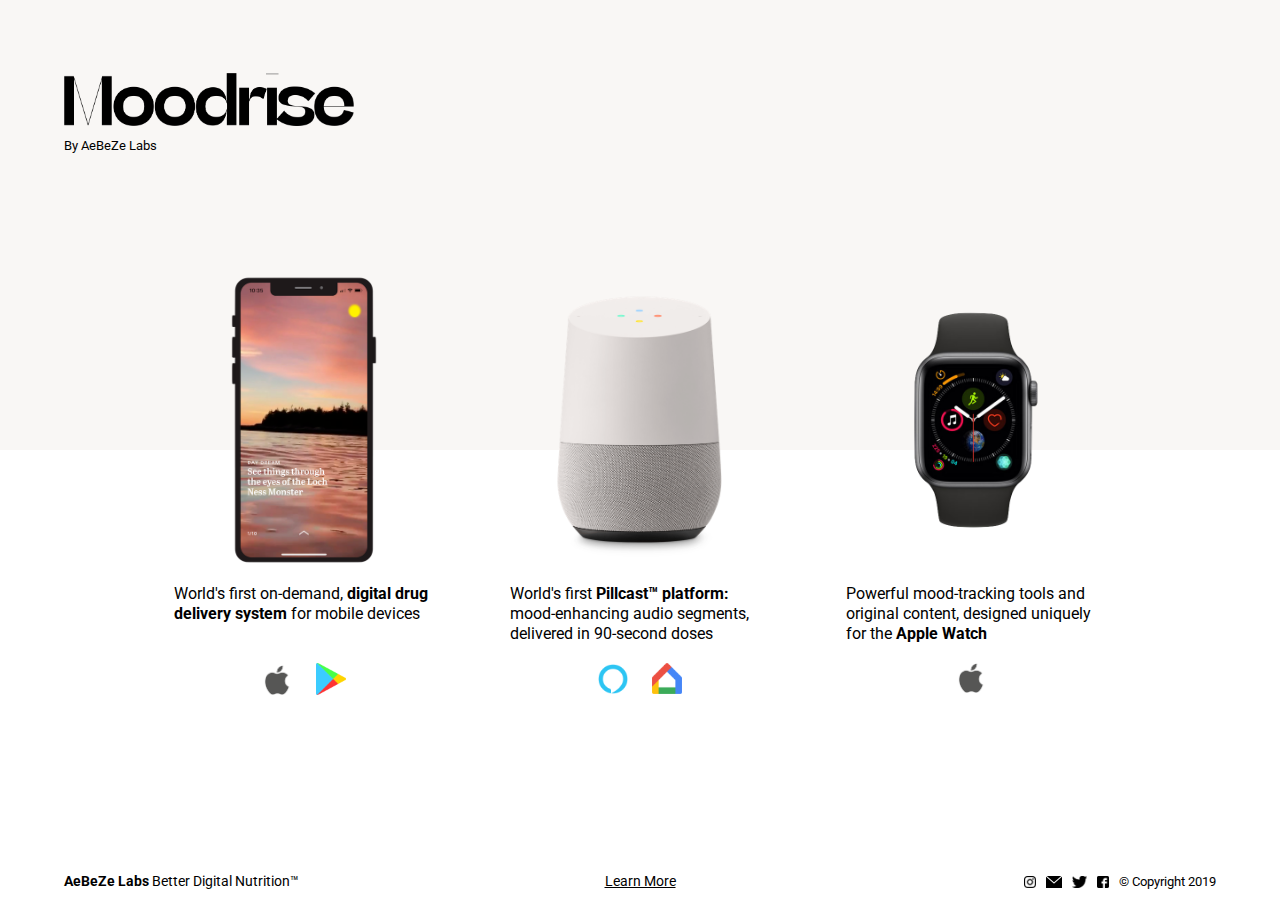
<file: index.html>
<!DOCTYPE html>
<html>
  <head>
      <meta content="width=device-width, initial-scale=1" name="viewport" />
      <link rel="apple-touch-icon" sizes="57x57" href="./assets/images/favicon.ico/apple-icon-57x57.png">
      <link rel="apple-touch-icon" sizes="60x60" href="./assets/images/favicon.ico/apple-icon-60x60.png">
      <link rel="apple-touch-icon" sizes="72x72" href="./assets/images/favicon.ico/apple-icon-72x72.png">
      <link rel="apple-touch-icon" sizes="76x76" href="./assets/images/favicon.ico/apple-icon-76x76.png">
      <link rel="apple-touch-icon" sizes="114x114" href="./assets/images/favicon.ico/apple-icon-114x114.png">
      <link rel="apple-touch-icon" sizes="120x120" href="./assets/images/favicon.ico/apple-icon-120x120.png">
      <link rel="apple-touch-icon" sizes="144x144" href="./assets/images/favicon.ico/apple-icon-144x144.png">
      <link rel="apple-touch-icon" sizes="152x152" href="./assets/images/favicon.ico/apple-icon-152x152.png">
      <link rel="apple-touch-icon" sizes="180x180" href="./assets/images/favicon.ico/apple-icon-180x180.png">
      <link rel="icon" type="image/png" sizes="192x192"  href="./assets/images/favicon.ico/android-icon-192x192.png">
      <link rel="icon" type="image/png" sizes="32x32" href="./assets/images/favicon.ico/favicon-32x32.png">
      <link rel="icon" type="image/png" sizes="96x96" href="./assets/images/favicon.ico/favicon-96x96.png">
      <link rel="icon" type="image/png" sizes="16x16" href="./assets/images/favicon.ico/favicon-16x16.png">
      <link rel="manifest" href="./assets/images/favicon.ico/manifest.json">
      <meta name="msapplication-TileColor" content="#ffffff">
      <meta name="msapplication-TileImage" content="./assets/images/favicon.ico/ms-icon-144x144.png">
      <meta name="theme-color" content="#ffffff">
      <title>Moodrise App</title>
      <link href="https://fonts.googleapis.com/css?family=Roboto:300,400,500,700" rel="stylesheet">
      <script src="https://ajax.googleapis.com/ajax/libs/jquery/3.3.1/jquery.min.js"></script>
      <link rel="stylesheet" href="./assets/styles/moodrise-static-styles.css">
    </head>
    <body>
      <div class="body">
        <div class="body__title-container">
          <img class="title-container__logo-img" src="./assets/images/moodrise-transparentbg.png"/>
          <p class="title-container__subtitle">By AeBeZe Labs</p>
        </div>
        <div class="body__devices-container">
          <div class="devices-container__devices">
            <div class="devices__grid-cell devices__grid-cell--device-img devices__grid-cell--first-group" id="cell1">
              <img class="grid-cell__img" src="./assets/images/mobile-app-sample.png"/>
            </div>
            <div class="devices__grid-cell devices__grid-cell--device-img devices__grid-cell--second-group" id="cell2">
              <img class="grid-cell__img" src="./assets/images/gh-sample.png"/>
            </div>
            <div class="devices__grid-cell devices__grid-cell--device-img devices__grid-cell--third-group" id="cell3">
              <img class="grid-cell__img" src="./assets/images/apple-watch4.png"/>
            </div>
            <div class="devices__grid-cell devices__grid-cell--device-description devices__grid-cell--first-group" id="cell4">
              <p class="grid-cell__description">World's first on-demand, <b>digital drug delivery system</b> for mobile devices</p>
            </div>
            <div class="devices__grid-cell devices__grid-cell--device-description devices__grid-cell--second-group" id="cell5">
              <p class="grid-cell__description">World's first <b>Pillcast&trade; platform:</b> mood-enhancing audio segments, delivered in 90-second doses</p>
            </div>
            <div class="devices__grid-cell devices__grid-cell--device-description devices__grid-cell--third-group" id="cell6">
              <p class="grid-cell__description">Powerful mood-tracking tools and original content, designed uniquely for the <b>Apple Watch</b></p>
            </div>
            <div class="devices__grid-cell devices__grid-cell--download-links devices__grid-cell--first-group" id="cell7">
              <div class="grid-cell__links-container">
                <a class="links-container__download-link" href="https://itunes.apple.com/gb/app/aebeze/id1400832226?mt=8"><img class="download-link__download-icon" src="./assets/images/apple-logo.png"/></a>
                <a class="links-container__download-link" href="https://play.google.com/store/apps/details?id=com.aebeze"><img class="download-link__download-icon" src="./assets/images/google-play-logo.png"/></a>
              </div>
            </div>
            <div class="devices__grid-cell devices__grid-cell--download-links devices__grid-cell--second-group" id="cell8">
              <div class="grid-cell__links-container">
                <a class="links-container__download-link" href="https://skills-store.amazon.com/deeplink/dp/B07N69488G?deviceType=app&share&refSuffix=ss_copy"><img class="download-link__download-icon" src="./assets/images/alexa-logo.png"/></a>
                <a class="links-container__download-link" href="https://assistant.google.com/services/a/uid/00000090949b1f75?hl=en&source=web"><img class="download-link__download-icon" src="./assets/images/gh-logo.png"/></a>
              </div>
            </div>
            <div class="devices__grid-cell devices__grid-cell--download-links devices__grid-cell--third-group" id="cell9">
              <div class="grid-cell__links-container">
                <a class="links-container__download-link" href="https://itunes.apple.com/gb/app/aebeze/id1400832226?mt=8"><img class="download-link__download-icon" src="./assets/images/apple-logo.png"/></a>
              </div>
            </div>
          </div>
        </div>
        <div class="body__footer-container">
          <div class="footer-container__footer">
            <div class="footer__footer-third"><p><b>AeBeZe Labs</b> Better Digital Nutrition&trade;</p></div>
            <div class="footer__footer-third"><p><a class="footer-third__link" href="https://www.aebeze.com">Learn More</a></p></div>
            <div class="footer__footer-third">
              <a class="footer-third__social-link" href="instagram.com/moodriseapp"><img class="social-link__icon" src="./assets/images/social-instagram-icon.png"/></a>
              <a class="footer-third__social-link" href="mailto:da@aebeze.com"><img class="social-link__icon" src="./assets/images/social-email-icon.png"/></a>
              <a class="footer-third__social-link" href="twitter.com/moodriseapp"><img class="social-link__icon" src="./assets/images/social-twitter-icon.png"/></a>
              <a class="footer-third__social-link" href="facebook.com/moodriseapp"><img class="social-link__icon" src="./assets/images/social-facebook-icon.png"/></a>
              <p class="footer-third__copy footer-third__copy--small footer-third__copy--desktop-only">&copy; Copyright 2019</p>
            </div>
            <div class="footer__footer-third--hidden">
              <p class="footer-third__copy footer-third__copy--small">&copy; Copyright 2019</p>
            </div>
          </div>
        </div>
      </div>
    </body>
    <script src="./assets/scripts/moodrise-static-scripts.js"></script>
</html>
</file>
<file: assets/styles/moodrise-static-styles.css>
* {
  margin: 0;
  padding: 0;
  font-family: 'Roboto', sans-serif;
}
.body {
  width: 100vw;
  height: 100vh;
  position: relative;
}
.body::after {
  content: '';
  background-color: rgb(249,247,245);
  height: 50%;
  width: 100%;
  position: absolute;
  top: 0; left: 0;
  z-index: 1;
}
.body__title-container {
  z-index: 5;
  position: relative;
  width: 90%;
  margin: auto;
  height: 17%;
  display: flex;
  justify-content: flex-end;
  align-items: flex-start;
  flex-direction: column;
  transition: opacity .7s ease;
}
.title-container__logo-img {
  width:290px;
  margin-bottom: 12px;
}
.title-container__subtitle {
  font-size: .8rem;
}
.body__devices-container {
  display: flex;
  width: 75%;
  margin: auto;
  justify-content: center;
  align-items: center;
  height: 73%;
}
.devices-container__devices {
  display: flex;
  margin: auto;
  z-index: 5;
  position: relative;
  justify-content: space-between;
  flex-wrap: wrap;
}
.devices__grid-cell {
  width: 30%;
}
.devices__grid-cell--device-img {
  overflow: hidden;
  display: flex;
  align-items: center;
}
/* .devices__grid-cell--device-description {

} */
.devices__grid-cell--download-links {
  text-align: center;
  margin-top: 2%;
}
/* .devices__grid-cell--first-group {

}
.devices__grid-cell--second-group {

}
.devices__grid-cell--third-group {

} */
.grid-cell__img {
  width: 100%;
  transition: opacity .3s ease;
  opacity: 0;
}
.devices__grid-cell--active .grid-cell__img {
  transform: translateY(0);
  opacity: 1;
}
.grid-cell__description {
  width: 90%;
  margin: auto;
  transition: opacity .6s ease, transform 1s ease;
  opacity: 0;
  transform: translateY(-110%);
  line-height: 1.25rem;
  padding-top: .5rem;
}
.devices__grid-cell--active .grid-cell__description {
  transform: translateY(0);
  opacity: 1;
}
.grid-cell__links-container {
  transition: opacity .5s ease, transform 1s;
  opacity: 0;
  transform: translateY(-500%);
}
.devices__grid-cell--active .grid-cell__links-container {
  transform: translateY(0);
  opacity: 1;
}
.links-container__download-link:hover .download-link__download-icon {
  transform: scale(1.1);
}
.links-container__download-link:nth-child(1) {
  margin-right: 10px;
}
.links-container__download-link:nth-child(2) {
  margin-left: 10px;
}
.download-link__download-icon {
  width: 30px;
  transition: transform .2s ease;
}
.body__footer-container {
  height: 10%;
  display: flex;
  justify-content: center;
  align-items: flex-end;
}
.footer-container__footer {
  width: 90%;
  padding-bottom: 10px;
  display: flex;
  justify-content: space-between;
  align-items: center;
  font-size: .9rem;
}
.footer__footer-third {
  width: calc(100%/3);
  display: flex;
  flex-wrap: wrap;
}
.footer__footer-third--hidden {
  display: none;
}
.footer__footer-third:nth-child(2) {
  justify-content: center;
}
.footer__footer-third:nth-child(3) {
  justify-content: flex-end;
}
.footer-third__link {
  color: black;
  font-size: .9rem;
}
.footer-third__social-link {
  display: flex;
  justify-content: center;
  align-items: center;
}
.footer-third__copy--small {
  font-size: .8rem;
}
.social-link__icon {
  height: 12px;
  transition: transform .1s ease;
  margin-right: 10px;
}
#cell1 .grid-cell__img {
  transition-delay: .25s;
}
#cell2 .grid-cell__img {
  transition-delay: .75s;
}
#cell3 .grid-cell__img {
  transition-delay: 1.25s;
}
#cell4 .grid-cell__description {
  transition-delay: .45s, .05s;
}
#cell5 .grid-cell__description {
  transition-delay: .95s, .55s;
}
#cell6 .grid-cell__description {
  transition-delay: 1.45s, 1.05s;
}
#cell7 .grid-cell__links-container {
  transition-delay: .55s, .15s;
}
#cell8 .grid-cell__links-container {
  transition-delay: 1.05s, .65s;
}
#cell9 .grid-cell__links-container {
  transition-delay: 1.55s, 1.15s;
}

@media screen and (max-width: 700px) {
  .body {
    height: auto;
  }
  .body__title-container {
    padding-top: 15%;
    margin-bottom: 10%;
    align-items: center;
  }
  .title-container__logo-img {
    width: 75%;
  }
  .body__devices-container {
    height: auto;
  }
  .devices-container__devices {
    flex-direction: column;
    align-items: center;
    width: 100%;
  }
  .devices__grid-cell {
    width: 90%;
  }
  .devices__grid-cell--device-description {
    margin-bottom: 5%;
  }
  .devices__grid-cell--download-links {
    margin-bottom: 15%;
  }
  .grid-cell__img {
    transition-delay: .2s;
  }
  .devices__grid-cell--active .grid-cell__img {
    opacity: 0;
  }
  .devices__grid-cell--active-mobile .grid-cell__img {
    opacity: 1;
  }
  .grid-cell__description {
    width: 96%;
    transition: opacity .4s ease .3s, transform .7s ease;
  }
  .devices__grid-cell--active .grid-cell__description {
    transform: translateY(-110%);
    opacity: 0;
  }
  .devices__grid-cell--active-mobile .grid-cell__description {
    transform: translateY(0);
    opacity: 1;
  }
  .grid-cell__links-container {
    transition: opacity .5s ease .4s, transform .8s ease .1s;
  }
  .devices__grid-cell--active .grid-cell__links-container {
    transform: translateY(-500%);
    opacity: 0;
  }
  .devices__grid-cell--active-mobile .grid-cell__links-container {
    transform: translateY(0);
    opacity: 1;
  }
  .footer-container__footer {
    flex-direction: column;
    align-items: center;
    height: auto;
    padding-top: 5%;
  }
  .footer__footer-third {
    width: 100%;
    justify-content: center;
    padding-bottom: 15px;
  }
  .footer__footer-third:nth-child(3) {
    justify-content: center;
  }
  .footer-third__copy--desktop-only {
    display: none;
  }
  .footer__footer-third--hidden {
    display: flex;
  }
  #cell1 {
    order: 1;
  }
  #cell2 {
    order: 4
  }
  #cell3 {
    order: 7;
  }
  #cell4 {
    order: 2;
  }
  #cell5 {
    order: 5;
  }
  #cell6 {
    order: 8;
  }
  #cell7 {
    order: 3;
  }
  #cell8 {
    order: 6;
  }
  #cell9 {
    order: 9;
  }
  #cell1 .grid-cell__img {
    transition-delay: 0s;
  }
  #cell2 .grid-cell__img {
    transition-delay: 0s;
  }
  #cell3 .grid-cell__img {
    transition-delay: 0s;
  }
  #cell4 .grid-cell__description {
    transition-delay: .4s, 0s;
  }
  #cell5 .grid-cell__description {
    transition-delay: .4s, 0s;
  }
  #cell6 .grid-cell__description {
    transition-delay: .4s, 0s;
  }
  #cell7 .grid-cell__links-container {
    transition-delay: .4s, 0s;
  }
  #cell8 .grid-cell__links-container {
    transition-delay: .4s, 0s;
  }
  #cell9 .grid-cell__links-container {
    transition-delay: .4s, 0s;
  }
}
</file>
